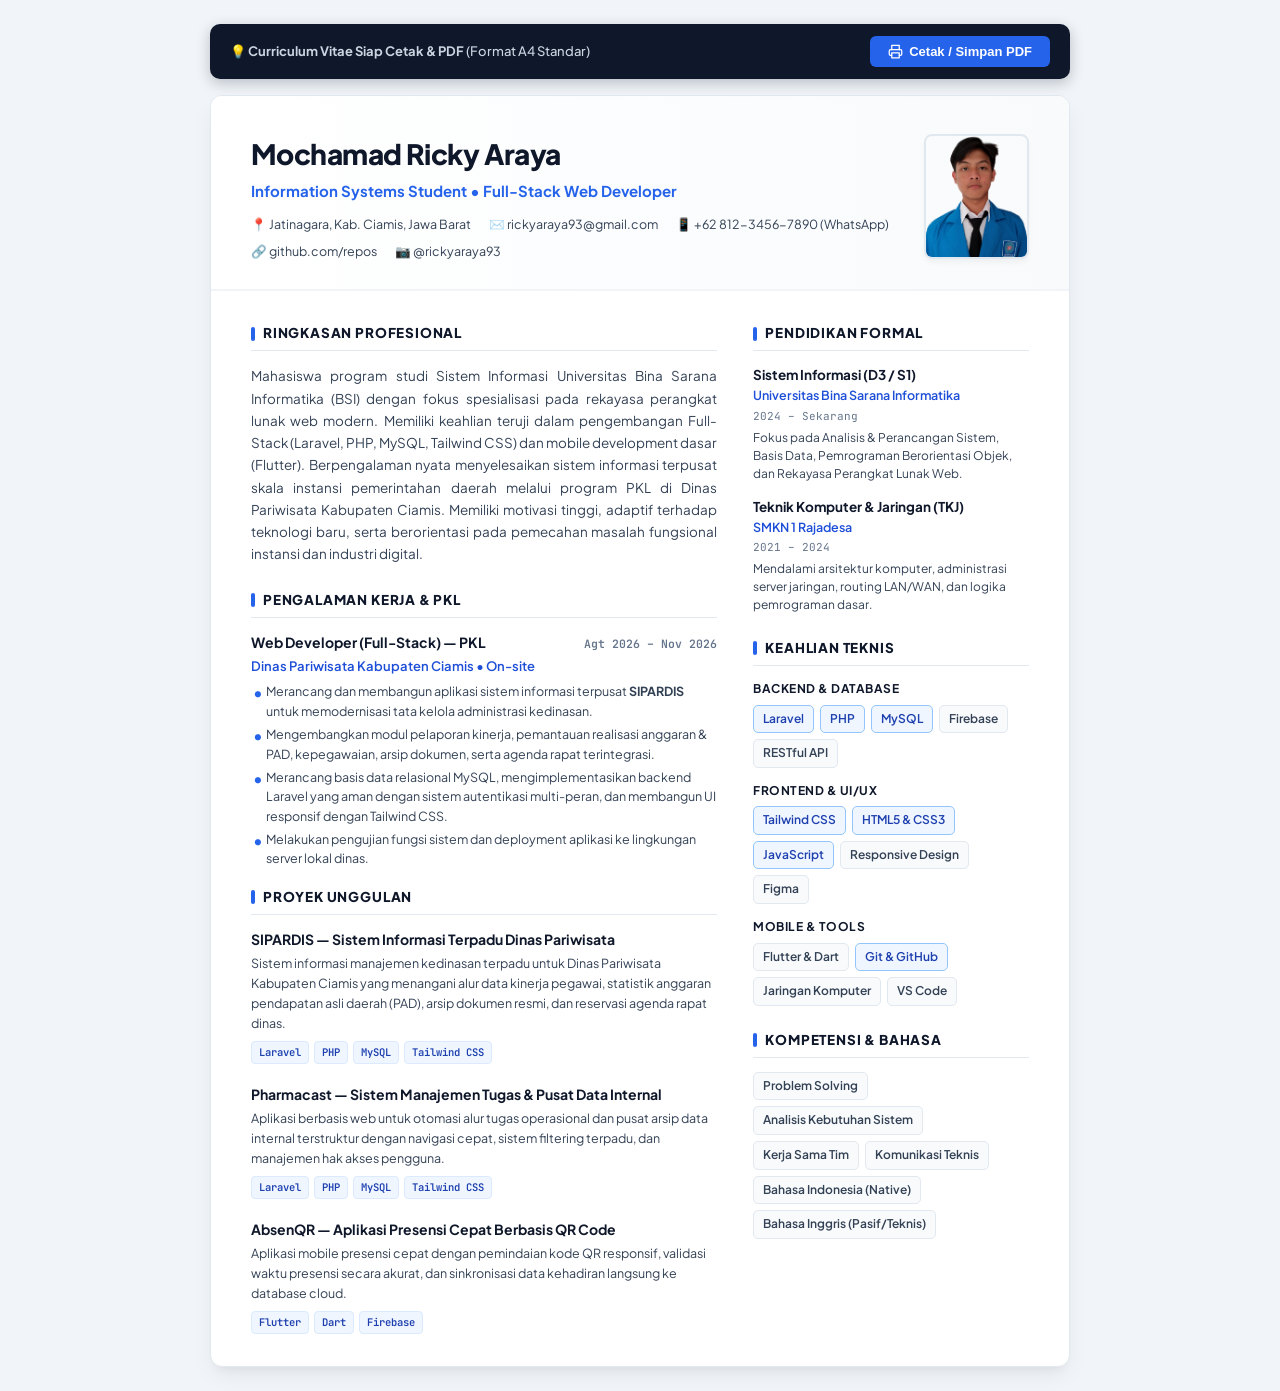
<file: assets/cv-ricky.html>
<!DOCTYPE html>
<html lang="id">
<head>
  <meta charset="UTF-8">
  <meta name="viewport" content="width=device-width, initial-scale=1.0">
  <title>Curriculum Vitae — Mochamad Ricky Araya</title>
  <link rel="preconnect" href="https://fonts.googleapis.com">
  <link rel="preconnect" href="https://fonts.gstatic.com" crossorigin>
  <link href="https://fonts.googleapis.com/css2?family=Plus+Jakarta+Sans:wght@400;500;600;700;800&family=JetBrains+Mono:wght@500;600;700&display=swap" rel="stylesheet">
  <style>
    :root {
      --primary: #0f172a;
      --secondary: #334155;
      --muted: #64748b;
      --accent: #2563eb;
      --accent-dark: #1d4ed8;
      --border: #e2e8f0;
      --bg: #ffffff;
      --bg-alt: #f8fafc;
      --tag-bg: #eff6ff;
      --tag-text: #1e40af;
    }

    * {
      box-sizing: border-box;
      margin: 0;
      padding: 0;
    }

    body {
      font-family: 'Plus Jakarta Sans', -apple-system, BlinkMacSystemFont, 'Segoe UI', Roboto, sans-serif;
      color: var(--secondary);
      background-color: #f1f5f9;
      line-height: 1.55;
      font-size: 13.5px;
      -webkit-font-smoothing: antialiased;
      padding: 24px;
    }

    .cv-wrapper {
      max-width: 860px;
      margin: 0 auto;
      background: var(--bg);
      box-shadow: 0 10px 25px -5px rgba(0, 0, 0, 0.08), 0 8px 10px -6px rgba(0, 0, 0, 0.05);
      border-radius: 12px;
      overflow: hidden;
      border: 1px solid var(--border);
    }

    /* Print action bar */
    .action-bar {
      position: sticky;
      top: 12px;
      z-index: 100;
      max-width: 860px;
      margin: 0 auto 16px auto;
      display: flex;
      justify-content: space-between;
      align-items: center;
      background: #0f172a;
      color: #fff;
      padding: 12px 20px;
      border-radius: 10px;
      box-shadow: 0 4px 14px rgba(15, 23, 42, 0.25);
    }

    .action-bar span {
      font-size: 13px;
      font-weight: 500;
      color: #cbd5e1;
    }

    .btn-print {
      background: #2563eb;
      color: #fff;
      border: none;
      padding: 8px 18px;
      font-size: 13px;
      font-weight: 600;
      border-radius: 6px;
      cursor: pointer;
      display: inline-flex;
      align-items: center;
      gap: 6px;
      transition: background 0.2s;
    }

    .btn-print:hover {
      background: #1d4ed8;
    }

    /* CV Header */
    .cv-header {
      padding: 36px 40px 28px 40px;
      border-bottom: 2px solid #f1f5f9;
      display: flex;
      justify-content: space-between;
      align-items: center;
      gap: 24px;
      background: linear-gradient(to right, #ffffff, #f8fafc);
    }

    .cv-header__left {
      flex: 1;
    }

    .cv-name {
      font-size: 28px;
      font-weight: 800;
      color: var(--primary);
      letter-spacing: -0.02em;
      margin-bottom: 4px;
    }

    .cv-title {
      font-size: 15px;
      font-weight: 700;
      color: var(--accent);
      margin-bottom: 12px;
    }

    .cv-contacts {
      display: flex;
      flex-wrap: wrap;
      gap: 8px 18px;
      font-size: 12.5px;
      color: var(--muted);
    }

    .cv-contacts a, .cv-contacts span {
      color: var(--secondary);
      text-decoration: none;
      display: inline-flex;
      align-items: center;
      gap: 5px;
    }

    .cv-contacts a:hover {
      color: var(--accent);
    }

    .cv-photo {
      width: 105px;
      height: 125px;
      border-radius: 8px;
      object-fit: cover;
      object-position: center 15%;
      border: 2px solid #e2e8f0;
      box-shadow: 0 4px 6px -1px rgba(0, 0, 0, 0.05);
      flex-shrink: 0;
    }

    /* CV Body Layout */
    .cv-body {
      display: grid;
      grid-template-columns: 2.2fr 1.3fr;
      padding: 32px 40px;
      gap: 36px;
    }

    .section-title {
      font-size: 13.5px;
      font-weight: 800;
      text-transform: uppercase;
      letter-spacing: 0.06em;
      color: var(--primary);
      margin-bottom: 14px;
      display: flex;
      align-items: center;
      gap: 8px;
      padding-bottom: 6px;
      border-bottom: 1.5px solid var(--border);
    }

    .section-title::before {
      content: '';
      display: inline-block;
      width: 4px;
      height: 14px;
      background: var(--accent);
      border-radius: 2px;
    }

    /* Summary */
    .summary-text {
      color: var(--secondary);
      line-height: 1.65;
      margin-bottom: 24px;
      text-align: justify;
    }

    /* Experience & Projects */
    .cv-block {
      margin-bottom: 20px;
    }

    .cv-block:last-child {
      margin-bottom: 0;
    }

    .cv-block__header {
      display: flex;
      justify-content: space-between;
      align-items: baseline;
      margin-bottom: 3px;
    }

    .cv-block__title {
      font-size: 14px;
      font-weight: 700;
      color: var(--primary);
    }

    .cv-block__period {
      font-family: 'JetBrains Mono', monospace;
      font-size: 11.5px;
      font-weight: 600;
      color: var(--muted);
      white-space: nowrap;
    }

    .cv-block__sub {
      font-size: 13px;
      font-weight: 600;
      color: var(--accent-dark);
      margin-bottom: 6px;
    }

    .cv-block__desc {
      font-size: 12.5px;
      color: var(--secondary);
      line-height: 1.6;
      margin-bottom: 8px;
    }

    .cv-list {
      list-style: none;
      padding-left: 0;
    }

    .cv-list li {
      position: relative;
      padding-left: 15px;
      font-size: 12.5px;
      line-height: 1.55;
      margin-bottom: 4px;
      color: var(--secondary);
    }

    .cv-list li::before {
      content: '•';
      position: absolute;
      left: 2px;
      color: var(--accent);
      font-weight: 800;
      font-size: 14px;
    }

    .tags {
      display: flex;
      flex-wrap: wrap;
      gap: 5px;
      margin-top: 6px;
    }

    .tag {
      font-family: 'JetBrains Mono', monospace;
      font-size: 10.5px;
      font-weight: 600;
      background: var(--tag-bg);
      color: var(--tag-text);
      padding: 2px 7px;
      border-radius: 4px;
      border: 1px solid #dbeafe;
    }

    /* Skills Sidebar */
    .skill-category {
      margin-bottom: 14px;
    }

    .skill-category__name {
      font-size: 12px;
      font-weight: 700;
      color: var(--primary);
      text-transform: uppercase;
      letter-spacing: 0.04em;
      margin-bottom: 6px;
    }

    .skill-badges {
      display: flex;
      flex-wrap: wrap;
      gap: 6px;
    }

    .skill-item {
      font-size: 12px;
      padding: 4px 9px;
      background: var(--bg-alt);
      border: 1px solid var(--border);
      border-radius: 5px;
      color: var(--secondary);
      font-weight: 600;
    }

    .skill-item.expert {
      border-color: #93c5fd;
      background: #eff6ff;
      color: #1e40af;
    }

    /* Education items */
    .edu-item {
      margin-bottom: 14px;
    }

    .edu-item:last-child {
      margin-bottom: 0;
    }

    .edu-degree {
      font-size: 13.5px;
      font-weight: 700;
      color: var(--primary);
    }

    .edu-school {
      font-size: 12.5px;
      font-weight: 600;
      color: var(--accent-dark);
      margin-bottom: 2px;
    }

    .edu-period {
      font-family: 'JetBrains Mono', monospace;
      font-size: 11px;
      color: var(--muted);
      margin-bottom: 4px;
    }

    .edu-desc {
      font-size: 12px;
      color: var(--secondary);
      line-height: 1.5;
    }

    /* Print Media Query */
    @media print {
      body {
        background: #ffffff;
        padding: 0;
        font-size: 12.5px;
      }

      .action-bar {
        display: none !important;
      }

      .cv-wrapper {
        box-shadow: none;
        border: none;
        border-radius: 0;
        max-width: 100%;
      }

      .cv-header {
        padding: 24px 30px 18px 30px;
      }

      .cv-body {
        padding: 20px 30px;
        gap: 28px;
      }

      @page {
        margin: 10mm;
        size: A4 portrait;
      }
    }

    @media (max-width: 720px) {
      .cv-header {
        flex-direction: column-reverse;
        align-items: flex-start;
        padding: 24px;
      }

      .cv-photo {
        width: 90px;
        height: 110px;
      }

      .cv-body {
        grid-template-columns: 1fr;
        padding: 24px;
        gap: 24px;
      }
    }
  </style>
</head>
<body>

  <!-- Top Action Bar (Hidden on Print/PDF) -->
  <div class="action-bar">
    <span>💡 <strong>Curriculum Vitae Siap Cetak & PDF</strong> (Format A4 Standar)</span>
    <button type="button" class="btn-print" onclick="window.print()">
      <svg width="15" height="15" viewBox="0 0 24 24" fill="none" stroke="currentColor" stroke-width="2" stroke-linecap="round" stroke-linejoin="round">
        <polyline points="6 9 6 2 18 2 18 9"></polyline>
        <path d="M6 18H4a2 2 0 0 1-2-2v-5a2 2 0 0 1 2-2h16a2 2 0 0 1 2 2v5a2 2 0 0 1-2 2h-2"></path>
        <rect x="6" y="14" width="12" height="8"></rect>
      </svg>
      Cetak / Simpan PDF
    </button>
  </div>

  <div class="cv-wrapper">
    <!-- Header -->
    <header class="cv-header">
      <div class="cv-header__left">
        <h1 class="cv-name">Mochamad Ricky Araya</h1>
        <div class="cv-title">Information Systems Student • Full-Stack Web Developer</div>
        <div class="cv-contacts">
          <span>📍 Jatinagara, Kab. Ciamis, Jawa Barat</span>
          <a href="mailto:rickyaraya93@gmail.com">✉️ rickyaraya93@gmail.com</a>
          <a href="https://wa.me/6281234567890">📱 +62 812-3456-7890 (WhatsApp)</a>
          <a href="https://github.com/repos" target="_blank">🔗 github.com/repos</a>
          <a href="https://www.instagram.com/rickyaraya93" target="_blank">📷 @rickyaraya93</a>
        </div>
      </div>
      <img src="foto-ricky.png" alt="Mochamad Ricky Araya" class="cv-photo">
    </header>

    <!-- Content Body -->
    <main class="cv-body">
      <!-- Left Column: Summary, Experience, Projects -->
      <div class="cv-col-main">
        <!-- Summary -->
        <section class="cv-section">
          <h2 class="section-title">Ringkasan Profesional</h2>
          <p class="summary-text">
            Mahasiswa program studi Sistem Informasi Universitas Bina Sarana Informatika (BSI) dengan fokus spesialisasi pada rekayasa perangkat lunak web modern. Memiliki keahlian teruji dalam pengembangan Full-Stack (Laravel, PHP, MySQL, Tailwind CSS) dan mobile development dasar (Flutter). Berpengalaman nyata menyelesaikan sistem informasi terpusat skala instansi pemerintahan daerah melalui program PKL di Dinas Pariwisata Kabupaten Ciamis. Memiliki motivasi tinggi, adaptif terhadap teknologi baru, serta berorientasi pada pemecahan masalah fungsional instansi dan industri digital.
          </p>
        </section>

        <!-- Experience -->
        <section class="cv-section">
          <h2 class="section-title">Pengalaman Kerja & PKL</h2>
          <div class="cv-block">
            <div class="cv-block__header">
              <span class="cv-block__title">Web Developer (Full-Stack) — PKL</span>
              <span class="cv-block__period">Agt 2026 – Nov 2026</span>
            </div>
            <div class="cv-block__sub">Dinas Pariwisata Kabupaten Ciamis • On-site</div>
            <ul class="cv-list">
              <li>Merancang dan membangun aplikasi sistem informasi terpusat <strong>SIPARDIS</strong> untuk memodernisasi tata kelola administrasi kedinasan.</li>
              <li>Mengembangkan modul pelaporan kinerja, pemantauan realisasi anggaran & PAD, kepegawaian, arsip dokumen, serta agenda rapat terintegrasi.</li>
              <li>Merancang basis data relasional MySQL, mengimplementasikan backend Laravel yang aman dengan sistem autentikasi multi-peran, dan membangun UI responsif dengan Tailwind CSS.</li>
              <li>Melakukan pengujian fungsi sistem dan deployment aplikasi ke lingkungan server lokal dinas.</li>
            </ul>
          </div>
        </section>

        <!-- Projects -->
        <section class="cv-section" style="margin-top: 18px;">
          <h2 class="section-title">Proyek Unggulan</h2>
          
          <div class="cv-block">
            <div class="cv-block__header">
              <span class="cv-block__title">SIPARDIS — Sistem Informasi Terpadu Dinas Pariwisata</span>
            </div>
            <div class="cv-block__desc">
              Sistem informasi manajemen kedinasan terpadu untuk Dinas Pariwisata Kabupaten Ciamis yang menangani alur data kinerja pegawai, statistik anggaran pendapatan asli daerah (PAD), arsip dokumen resmi, dan reservasi agenda rapat dinas.
            </div>
            <div class="tags">
              <span class="tag">Laravel</span>
              <span class="tag">PHP</span>
              <span class="tag">MySQL</span>
              <span class="tag">Tailwind CSS</span>
            </div>
          </div>

          <div class="cv-block">
            <div class="cv-block__header">
              <span class="cv-block__title">Pharmacast — Sistem Manajemen Tugas & Pusat Data Internal</span>
            </div>
            <div class="cv-block__desc">
              Aplikasi berbasis web untuk otomasi alur tugas operasional dan pusat arsip data internal terstruktur dengan navigasi cepat, sistem filtering terpadu, dan manajemen hak akses pengguna.
            </div>
            <div class="tags">
              <span class="tag">Laravel</span>
              <span class="tag">PHP</span>
              <span class="tag">MySQL</span>
              <span class="tag">Tailwind CSS</span>
            </div>
          </div>

          <div class="cv-block">
            <div class="cv-block__header">
              <span class="cv-block__title">AbsenQR — Aplikasi Presensi Cepat Berbasis QR Code</span>
            </div>
            <div class="cv-block__desc">
              Aplikasi mobile presensi cepat dengan pemindaian kode QR responsif, validasi waktu presensi secara akurat, dan sinkronisasi data kehadiran langsung ke database cloud.
            </div>
            <div class="tags">
              <span class="tag">Flutter</span>
              <span class="tag">Dart</span>
              <span class="tag">Firebase</span>
            </div>
          </div>
        </section>
      </div>

      <!-- Right Column: Skills, Education, Competencies -->
      <div class="cv-col-side">
        <!-- Education -->
        <section class="cv-section" style="margin-bottom: 24px;">
          <h2 class="section-title">Pendidikan Formal</h2>
          
          <div class="edu-item">
            <div class="edu-degree">Sistem Informasi (D3 / S1)</div>
            <div class="edu-school">Universitas Bina Sarana Informatika</div>
            <div class="edu-period">2024 – Sekarang</div>
            <p class="edu-desc">Fokus pada Analisis & Perancangan Sistem, Basis Data, Pemrograman Berorientasi Objek, dan Rekayasa Perangkat Lunak Web.</p>
          </div>

          <div class="edu-item" style="margin-top: 14px;">
            <div class="edu-degree">Teknik Komputer & Jaringan (TKJ)</div>
            <div class="edu-school">SMKN 1 Rajadesa</div>
            <div class="edu-period">2021 – 2024</div>
            <p class="edu-desc">Mendalami arsitektur komputer, administrasi server jaringan, routing LAN/WAN, dan logika pemrograman dasar.</p>
          </div>
        </section>

        <!-- Technical Skills -->
        <section class="cv-section" style="margin-bottom: 24px;">
          <h2 class="section-title">Keahlian Teknis</h2>
          
          <div class="skill-category">
            <div class="skill-category__name">Backend & Database</div>
            <div class="skill-badges">
              <span class="skill-item expert">Laravel</span>
              <span class="skill-item expert">PHP</span>
              <span class="skill-item expert">MySQL</span>
              <span class="skill-item">Firebase</span>
              <span class="skill-item">RESTful API</span>
            </div>
          </div>

          <div class="skill-category">
            <div class="skill-category__name">Frontend & UI/UX</div>
            <div class="skill-badges">
              <span class="skill-item expert">Tailwind CSS</span>
              <span class="skill-item expert">HTML5 & CSS3</span>
              <span class="skill-item expert">JavaScript</span>
              <span class="skill-item">Responsive Design</span>
              <span class="skill-item">Figma</span>
            </div>
          </div>

          <div class="skill-category">
            <div class="skill-category__name">Mobile & Tools</div>
            <div class="skill-badges">
              <span class="skill-item">Flutter & Dart</span>
              <span class="skill-item expert">Git & GitHub</span>
              <span class="skill-item">Jaringan Komputer</span>
              <span class="skill-item">VS Code</span>
            </div>
          </div>
        </section>

        <!-- Soft Skills & Languages -->
        <section class="cv-section">
          <h2 class="section-title">Kompetensi & Bahasa</h2>
          <div class="skill-badges">
            <span class="skill-item">Problem Solving</span>
            <span class="skill-item">Analisis Kebutuhan Sistem</span>
            <span class="skill-item">Kerja Sama Tim</span>
            <span class="skill-item">Komunikasi Teknis</span>
            <span class="skill-item">Bahasa Indonesia (Native)</span>
            <span class="skill-item">Bahasa Inggris (Pasif/Teknis)</span>
          </div>
        </section>
      </div>
    </main>
  </div>

</body>
</html>
</file>
